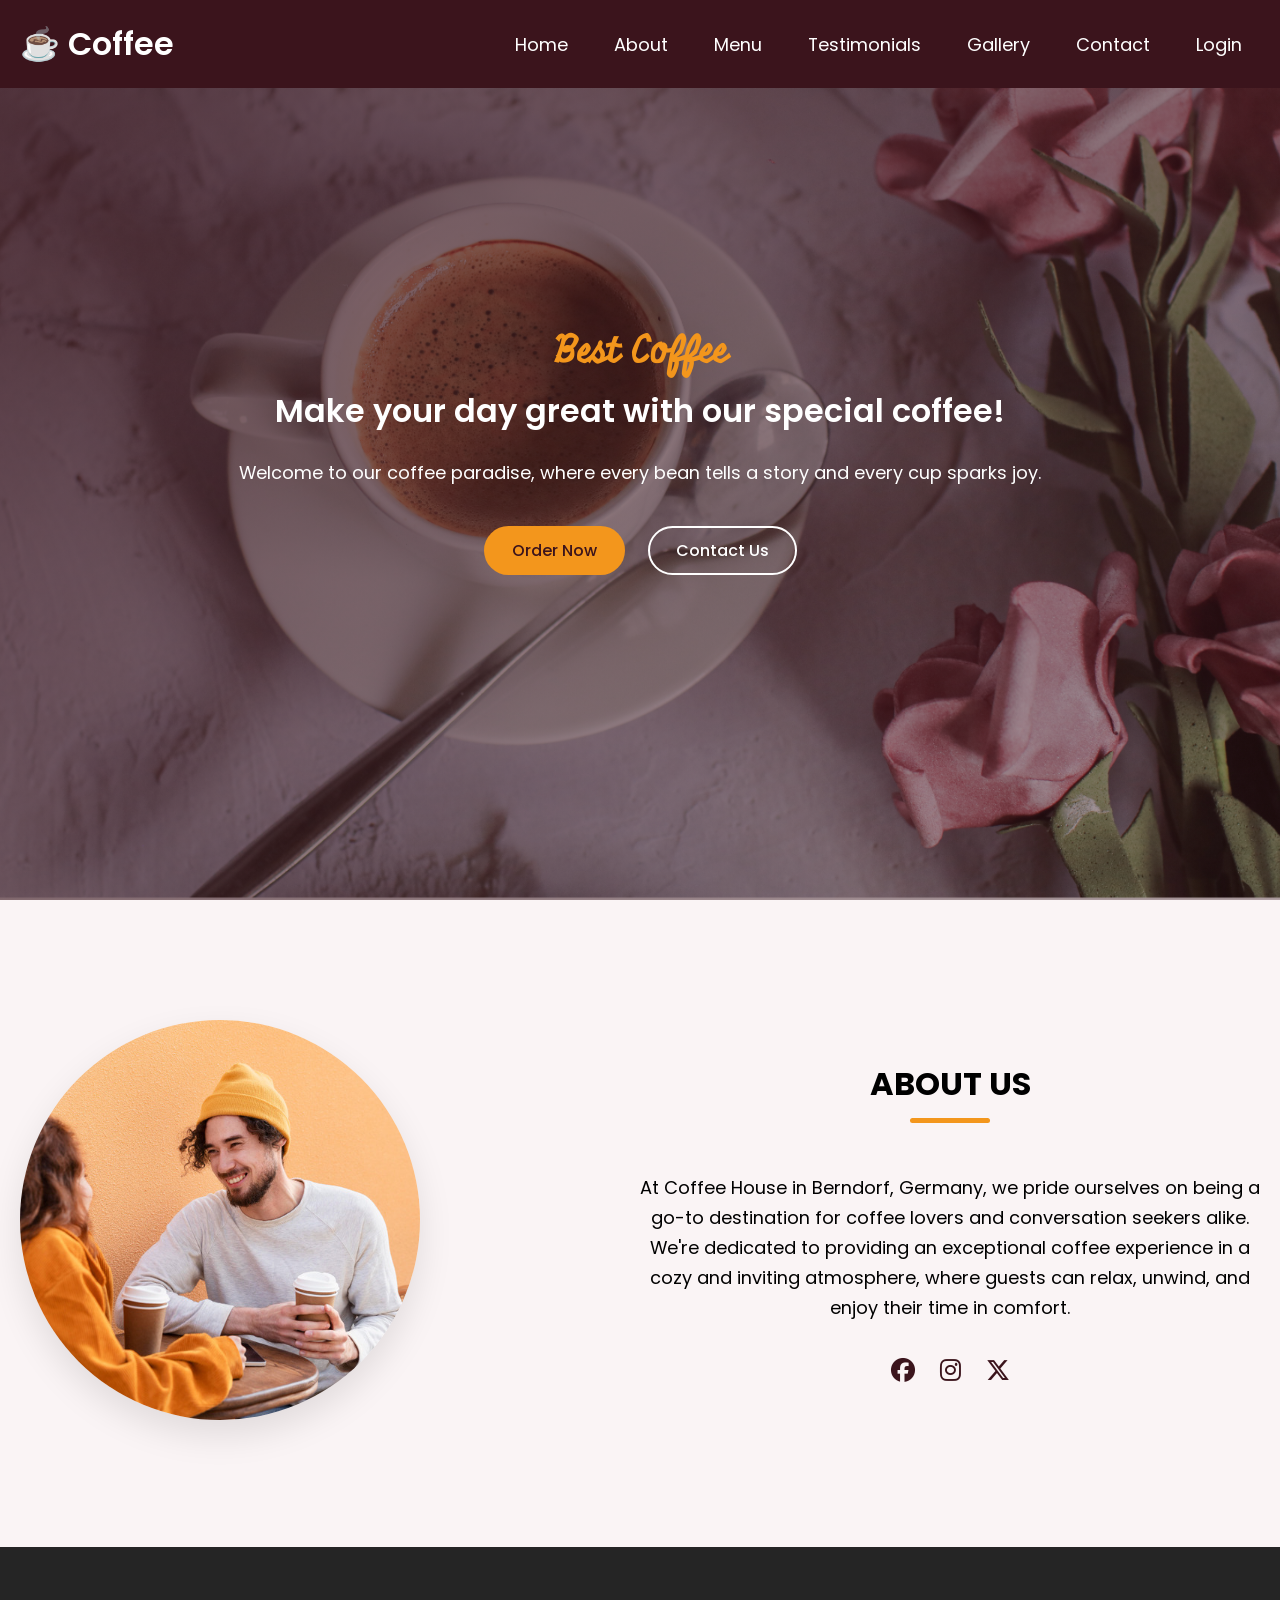
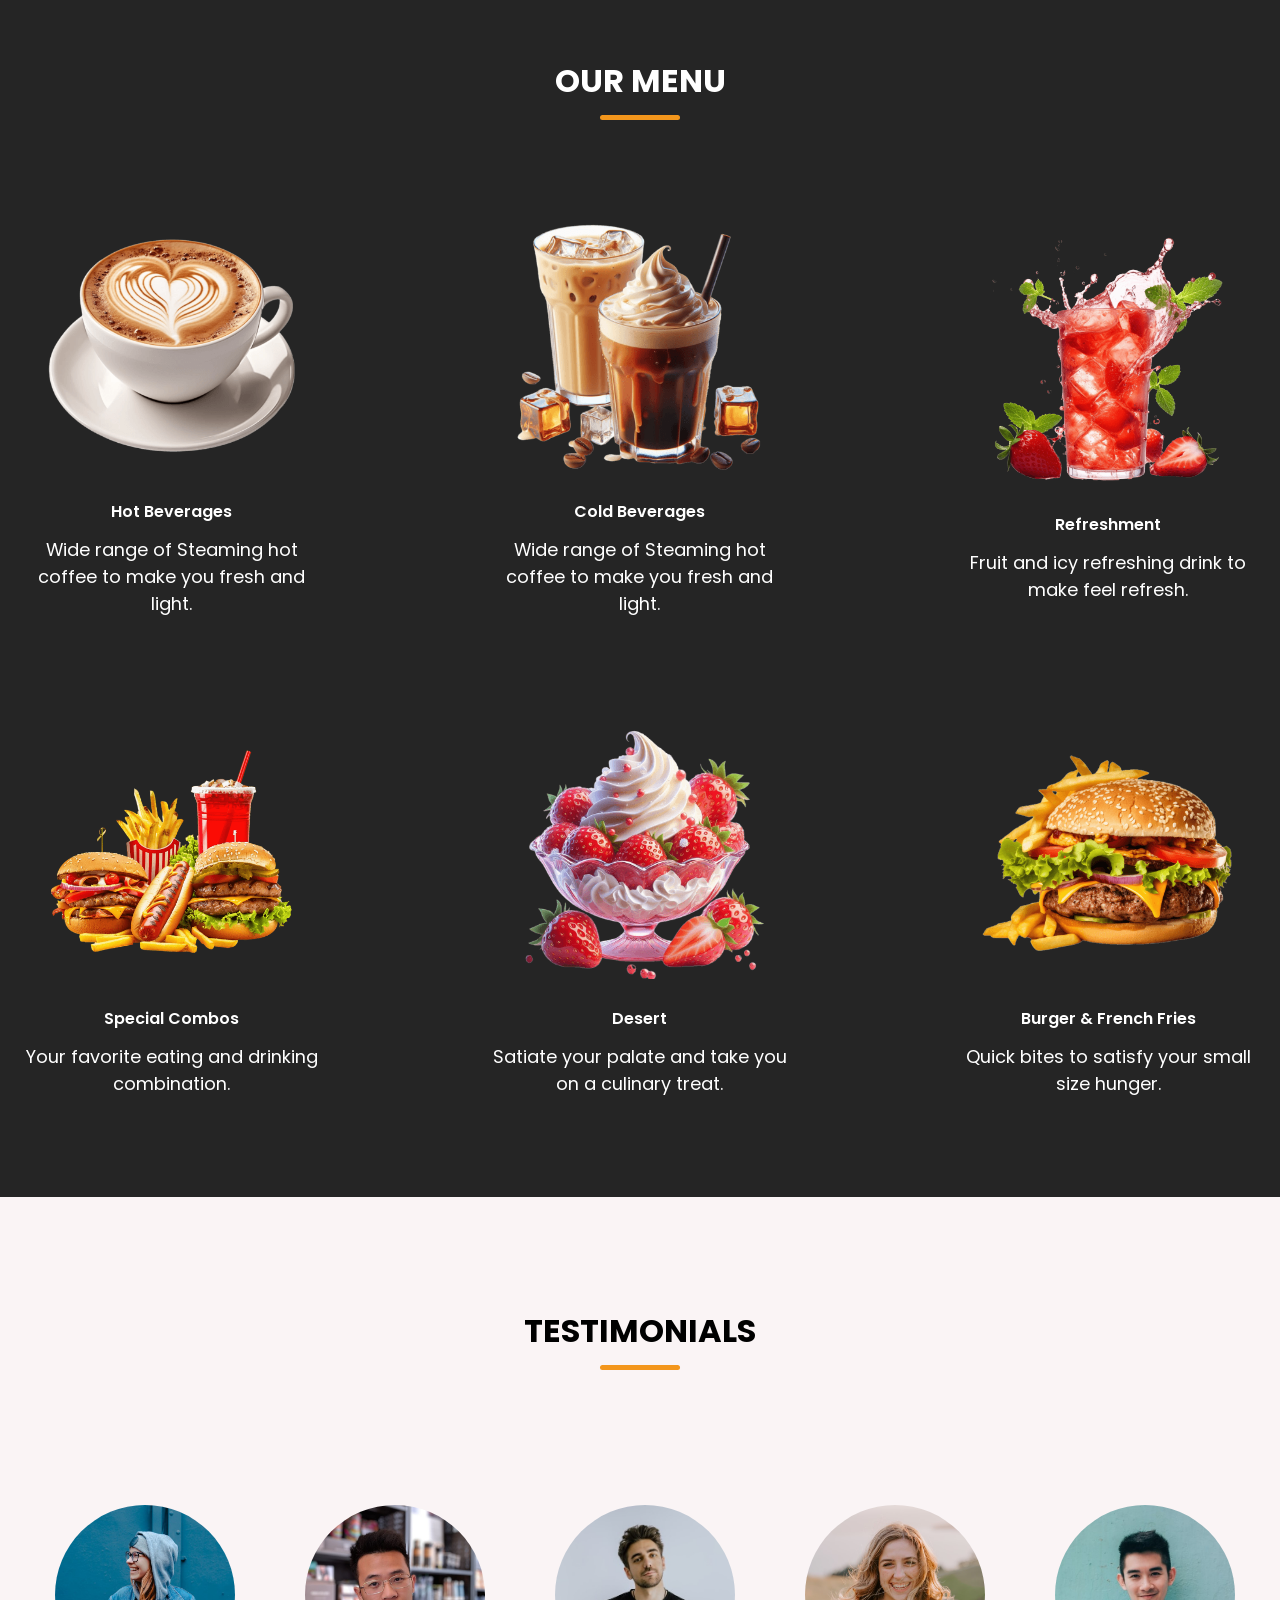
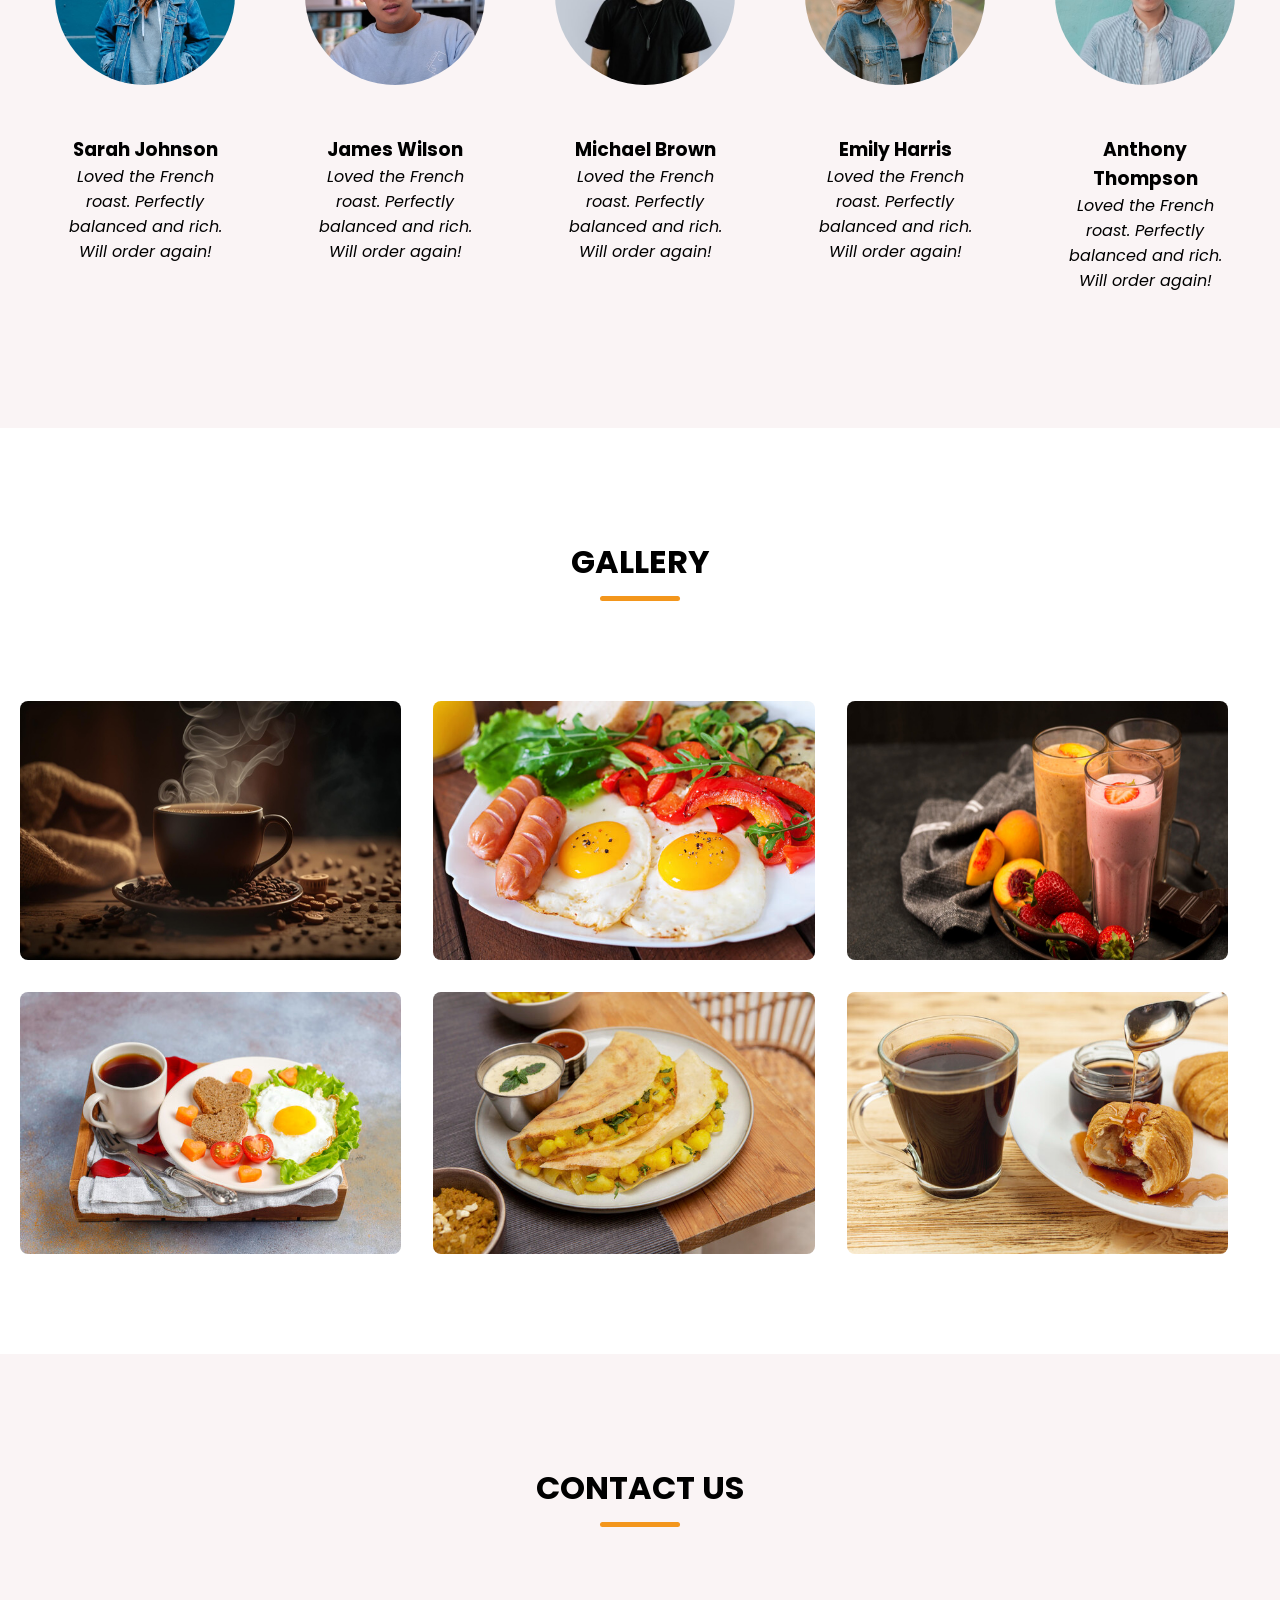
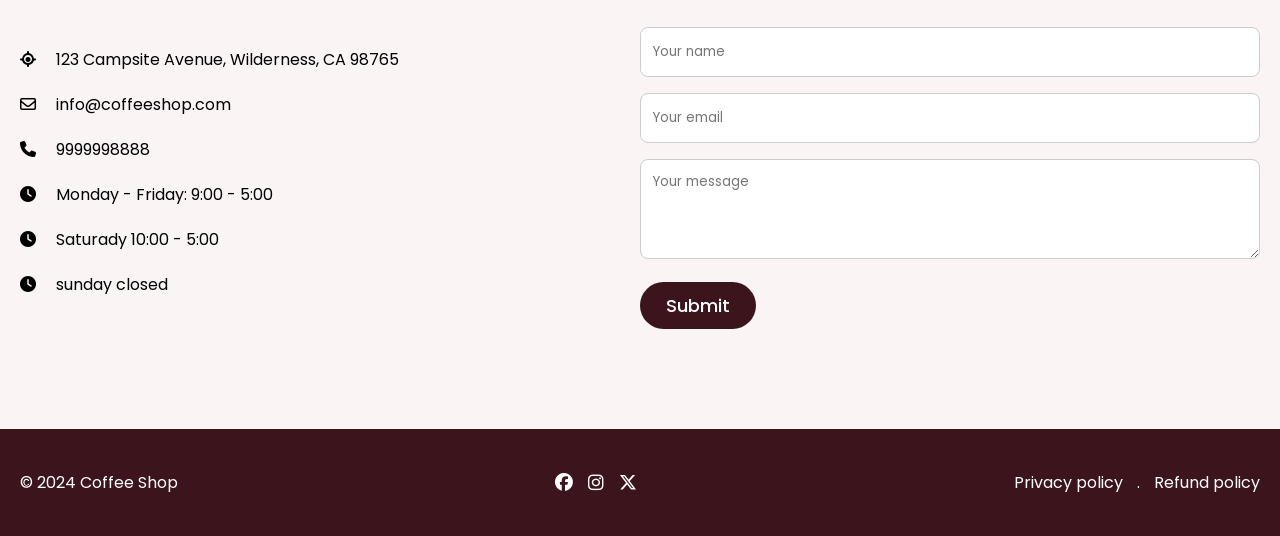
<file: index.html>
<!DOCTYPE html>
<html lang="en">

<head>
    <meta charset="UTF-8">
    <meta name="viewport" content="width=device-width, initial-scale=1.0">
    <title>Coffee Website</title>
    <link rel="stylesheet" href="style.css">
    <!-- link cdn font awesom -->
    <link rel="stylesheet" href="https://cdnjs.cloudflare.com/ajax/libs/font-awesome/6.6.0/css/all.min.css">

    <link rel="stylesheet" href="https://cdn.jsdelivr.net/npm/swiper@11/swiper-bundle.min.css" class="">


</head>

<body>
    <header>
        <nav class="navbar section-content">
            <a href="#" class="nav-logo">
                <h2 class="logo-text">☕ Coffee</h2>
            </a>
            <ul class="nav-menu">
                <li class="nav-item">
                    <a href="#home" class="nav-link">Home</a>
                </li>
                <li class="nav-item">
                    <a href="#about" class="nav-link">About</a>
                </li>
                <li class="nav-item">
                    <a href="#menu" class="nav-link">Menu</a>
                </li>
                <li class="nav-item">
                    <a href="#testimonials" class="nav-link">Testimonials</a>
                </li>
                <li class="nav-item">
                    <a href="#gallery" class="nav-link">Gallery</a>
                </li>
                <li class="nav-item">
                    <a href="#contact" class="nav-link">Contact</a>
                </li>
                <li class="nav-item">
                    <a href="#login" class="nav-link" id="login-link">Login</a>
                </li>
            </ul>

            <!-- Mobile menu buttons -->
            <button id="menu-open-button" class="menu-toggle">
                <i class="fas fa-bars"></i>
            </button>
            <button id="menu-close-button" class="menu-toggle">
                <i class="fas fa-times"></i>
            </button>
        </nav>
    </header>

    <main>
    <!-- Hero section -->
    <section id="home" class="hero-section">
        <div class="section-content">
            <div class="hero-details">
                <h2 class="title">Best Coffee</h2>
                <h3 class="subtitle">Make your day great with our special coffee!</h3>
                <p class="description">Welcome to our coffee paradise, where every bean tells a story and every cup
                    sparks joy.</p>

                <div class="buttons">
                    <a href="#menu" class="button order-now">Order Now</a>
                    <a href="#contact" class="button contact-us">Contact Us</a>
                </div>
            </div>

        </div>
    </section>

    <!-- about section -->

    <section id="about" class="about-section">
        <div class="section-content">
            <div class="about-image-wrapper">
                <img src="images/about-image.jpg" alt="About" class="about-image">
            </div>
            <div class="about-details">
                <h2 class="section-title">About Us</h2>
                <p class="text">At Coffee House in Berndorf, Germany, we pride ourselves on being a go-to destination
                    for coffee lovers and conversation seekers alike. We're dedicated to providing an exceptional coffee
                    experience in a cozy and inviting atmosphere, where guests can relax, unwind, and enjoy their time
                    in comfort.</p>
                <div class="social-link-list">
                    <a href="#" class="social-link"><i class="fa-brands fa-facebook"></i></a>
                    <a href="#" class="social-link"><i class="fa-brands fa-instagram"></i></a>
                    <a href="#" class="social-link"><i class="fa-brands fa-x-twitter"></i></a>
                </div>
            </div>
        </div>
    </section>


    <!-- menu section -->

    <section id="menu" class="menu-section">
        <h2 class="section-title">Our Menu</h2>
        <div class="section-content">
            <ul class="menu-list">
                <li class="menu-item">
                    <img src="images/hot-beverages.png" alt="Hot Beverages" class="menu-image">
                    <h3 class="name">Hot Beverages</h3>
                    <p class="text">Wide range of Steaming hot coffee to make you fresh and light.</p>
                </li>
                <li class="menu-item">
                    <img src="images/cold-beverages.png" alt="Hot Beverages" class="menu-image">
                    <h3 class="name">Cold Beverages</h3>
                    <p class="text">Wide range of Steaming hot coffee to make you fresh and light.</p>
                </li>
                <li class="menu-item">
                    <img src="images/refreshment.png" alt="Hot Beverages" class="menu-image">
                    <h3 class="name">Refreshment</h3>
                    <p class="text">Fruit and icy refreshing drink to make feel refresh.</p>
                </li>
                <li class="menu-item">
                    <img src="images/special-combo.png" alt="Hot Beverages" class="menu-image">
                    <h3 class="name">Special Combos</h3>
                    <p class="text">Your favorite eating and drinking combination.</p>
                </li>
                <li class="menu-item">
                    <img src="images/desserts.png" alt="Hot Beverages" class="menu-image">
                    <h3 class="name">Desert</h3>
                    <p class="text">Satiate your palate and take you on a culinary treat.</p>
                </li>
                <li class="menu-item">
                    <img src="images/burger-frenchfries.png" alt="Hot Beverages" class="menu-image">
                    <h3 class="name">Burger & French Fries</h3>
                    <p class="text">Quick bites to satisfy your small size hunger.</p>
                </li>
            </ul>
        </div>
    </section>

    <!-- testimonials section -->

    <section id="testimonials" class="testimonials-section">
        <h2 class="section-title">Testimonials</h2>
        <div class="section-content">
            <div class="slider-container swiper">
                <div class="slider-wrapper">
                    <ul class="testimonials-list swiper-wrapper">
                        <li class="testimonial ">
                            <img src="images/user-1.jpg" alt="User" class="user-image">
                            <h3 class="name">Sarah Johnson</h3>
                            <i class="feedback">Loved the French roast. Perfectly balanced and rich. Will order
                                again!</i>
                        </li>
                        <li class="testimonial ">
                            <img src="images/user-2.jpg" alt="User" class="user-image">
                            <h3 class="name">James Wilson</h3>
                            <i class="feedback">Loved the French roast. Perfectly balanced and rich. Will order
                                again!</i>
                        </li>
                        <li class="testimonial  ">
                            <img src="images/user-3.jpg" alt="User" class="user-image">
                            <h3 class="name">Michael Brown</h3>
                            <i class="feedback">Loved the French roast. Perfectly balanced and rich. Will order
                                again!</i>
                        </li>
                        <li class="testimonial ">
                            <img src="images/user-4.jpg" alt="User" class="user-image">
                            <h3 class="name">Emily Harris</h3>
                            <i class="feedback">Loved the French roast. Perfectly balanced and rich. Will order
                                again!</i>
                        </li>
                        <li class="testimonial ">
                            <img src="images/user-5.jpg" alt="User" class="user-image">
                            <h3 class="name">Anthony Thompson</h3>
                            <i class="feedback">Loved the French roast. Perfectly balanced and rich. Will order
                                again!</i>
                        </li>
                    </ul>

                </div>
            </div>
        </div>
    </section>

    <!-- gallery section -->

    <section id="gallery" class="gallery-section">
        <h2 class="section-title">Gallery</h2>
        <div class="section-content">
            <ul class="gallery-list">
                <li class="gallery-item">
                    <img src="images/gallery-1.jpg" alt="Gallery" class="gallery-image">
                </li>
                <li class="gallery-item">
                    <img src="images/gallery-2.jpg" alt="Gallery" class="gallery-image">
                </li>
                <li class="gallery-item">
                    <img src="images/gallery-3.jpg" alt="Gallery" class="gallery-image">
                </li>
                <li class="gallery-item">
                    <img src="images/gallery-4.jpg" alt="Gallery" class="gallery-image">
                </li>
                <li class="gallery-item">
                    <img src="images/gallery-5.jpg" alt="Gallery" class="gallery-image">
                </li>
                <li class="gallery-item">
                    <img src="images/gallery-6.jpg" alt="Gallery" class="gallery-image">
                </li>
            </ul>
        </div>
    </section>


    <!-- contact section -->

    <section id="contact" class="contact-section">
        <h2 class="section-title">Contact Us</h2>
        <div class="section-content">
            <ul class="contact-info-list">
                <li class="contact-info">
                    <i class="fa-solid fa-location-crosshairs"></i>
                    <p>123 Campsite Avenue, Wilderness, CA 98765</p>
                </li>
                <li class="contact-info">
                    <i class="fa-regular fa-envelope"></i>
                    <p>info@coffeeshop.com</p>
                </li>
                <li class="contact-info">
                    <i class="fa-solid fa-phone"></i>
                    <p>9999998888</p>
                </li>
                <li class="contact-info">
                    <i class="fa-solid fa-clock"></i>
                    <p>Monday - Friday: 9:00 - 5:00</p>
                </li>
                <li class="contact-info">
                    <i class="fa-solid fa-clock"></i>
                    <p>Saturady 10:00 - 5:00</p>
                </li>
                <li class="contact-info">
                    <i class="fa-solid fa-clock"></i>
                    <p>sunday closed</p>
                </li>

            </ul>

            <form action="#" class="contact-form">
                <input type="text" placeholder="Your name" class="form-input" required>
                <input type="email" placeholder="Your email" class="form-input" required>
                <textarea placeholder="Your message" class="form-input" required></textarea>
                <button class="submit-button">Submit</button>
            </form>
        </div>
    </section>


    <!-- footer section -->
    <footer class="footer-section">
        <div class="section-content">
            <p class="copyright-text">© 2024 Coffee Shop</p>

            <div class="social-link-list">
                <a href="#" class="social-link"><i class="fa-brands fa-facebook"></i></a>
                <a href="#" class="social-link"><i class="fa-brands fa-instagram"></i></a>
                <a href="#" class="social-link"><i class="fa-brands fa-x-twitter"></i></a>
            </div>
            <p class="policy-text">
                <a href="#" class="policy-link">Privacy policy</a>
                <span class="separator">.</span>
                <a href="#" class="policy-link">Refund policy</a>
            </p>
        </div>
    </footer>





</main>

<!-- linking swiper script -->
<script src="https://cdn.jsdelivr.net/npm/swiper@11/swiper-bundle.min.js"></script>

<!-- link custom script -->
<script src="script.js"></script>

<!-- Login Modal -->
<div id="login-modal" class="modal">
    <div class="modal-content">
        <span class="close-modal">&times;</span>
        
        <!-- Login Form -->
        <div class="login-form" id="login-form">
            <h2>Login</h2>
            <form id="login-form-element">
                <div class="form-group">
                    <input type="email" id="login-email" placeholder="Email" required>
                </div>
                <div class="form-group">
                    <input type="password" id="login-password" placeholder="Password" required>
                </div>
                <button type="submit" class="submit-btn">Login</button>
            </form>
            <p class="switch-text">Don't have an account? <a href="#" id="show-register">Register here</a></p>
        </div>
        
        <!-- Register Form -->
        <div class="register-form" id="register-form" style="display: none;">
            <h2>Register</h2>
            <form id="register-form-element">
                <div class="form-group">
                    <input type="text" id="register-name" placeholder="Full Name" required>
                </div>
                <div class="form-group">
                    <input type="email" id="register-email" placeholder="Email" required>
                </div>
                <div class="form-group">
                    <input type="password" id="register-password" placeholder="Password" required>
                </div>
                <div class="form-group">
                    <input type="password" id="register-confirm" placeholder="Confirm Password" required>
                </div>
                <button type="submit" class="submit-btn">Register</button>
            </form>
            <p class="switch-text">Already have an account? <a href="#" id="show-login">Login here</a></p>
        </div>
    </div>
</div>

</body>


</html>
</file>
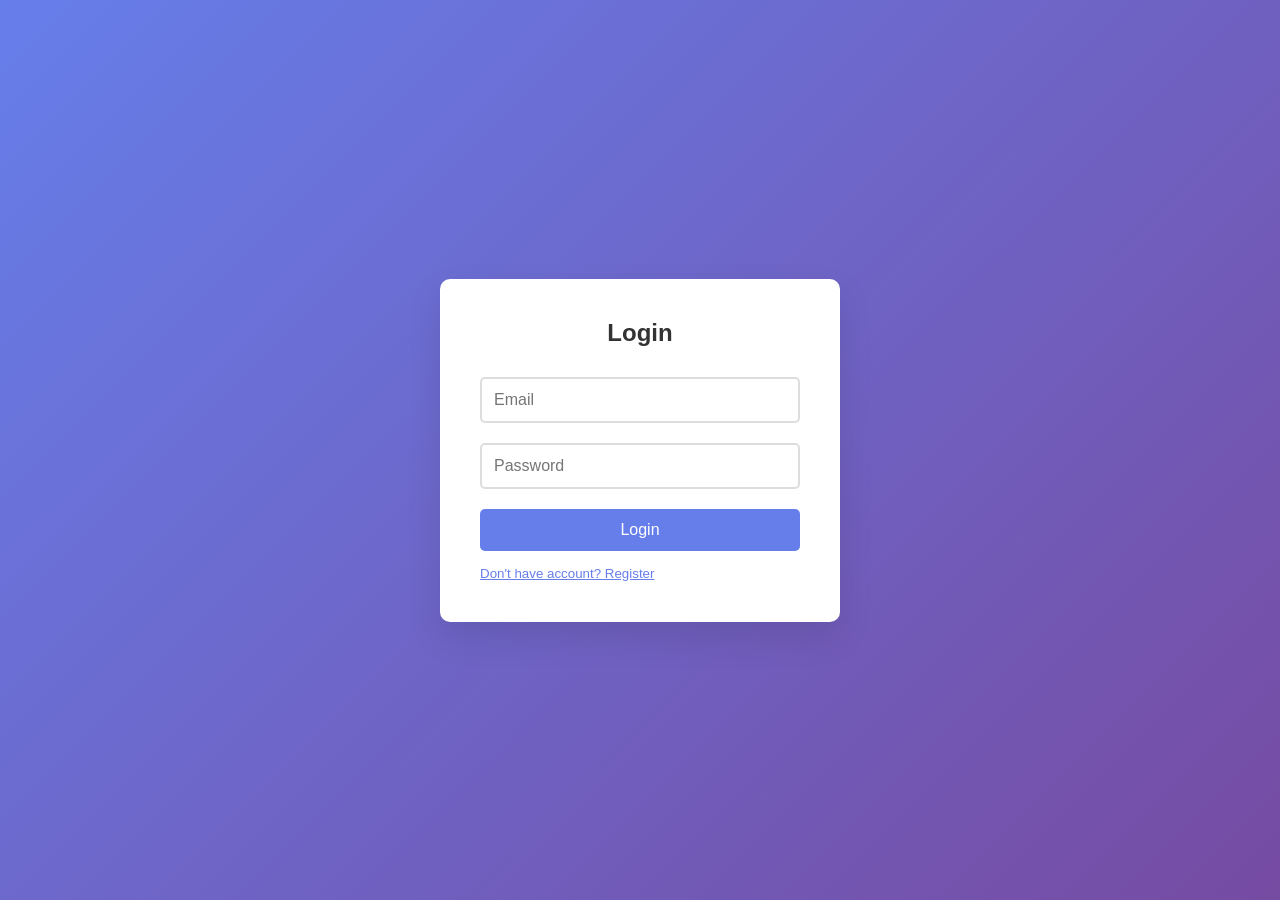
<file: test-login.html>
<!DOCTYPE html>
<html lang="en">
<head>
    <meta charset="UTF-8">
    <meta name="viewport" content="width=device-width, initial-scale=1.0">
    <title>Simple Login Page</title>
    <style>
        * {
            margin: 0;
            padding: 0;
            box-sizing: border-box;
            font-family: Arial, sans-serif;
        }

        body {
            background: linear-gradient(135deg, #667eea 0%, #764ba2 100%);
            min-height: 100vh;
            display: flex;
            align-items: center;
            justify-content: center;
        }

        .login-container {
            background: white;
            padding: 40px;
            border-radius: 10px;
            box-shadow: 0 15px 35px rgba(0, 0, 0, 0.1);
            width: 100%;
            max-width: 400px;
        }

        .login-container h2 {
            text-align: center;
            color: #333;
            margin-bottom: 30px;
        }

        .form-group {
            margin-bottom: 20px;
        }

        .form-group input {
            width: 100%;
            padding: 12px;
            border: 2px solid #ddd;
            border-radius: 5px;
            font-size: 16px;
            transition: border-color 0.3s;
        }

        .form-group input:focus {
            outline: none;
            border-color: #667eea;
        }

        .btn {
            width: 100%;
            padding: 12px;
            background: #667eea;
            color: white;
            border: none;
            border-radius: 5px;
            font-size: 16px;
            cursor: pointer;
            transition: background 0.3s;
        }

        .btn:hover {
            background: #5a6fd8;
        }

        .switch-btn {
            background: none;
            border: none;
            color: #667eea;
            cursor: pointer;
            text-decoration: underline;
            margin-top: 15px;
        }

        .message {
            padding: 10px;
            margin: 10px 0;
            border-radius: 5px;
            text-align: center;
        }

        .success {
            background: #d4edda;
            color: #155724;
            border: 1px solid #c3e6cb;
        }

        .error {
            background: #f8d7da;
            color: #721c24;
            border: 1px solid #f5c6cb;
        }

        .hidden {
            display: none;
        }
    </style>
</head>
<body>
    <div class="login-container">
        <!-- Login Form -->
        <div id="loginForm">
            <h2>Login</h2>
            <form id="login">
                <div class="form-group">
                    <input type="email" id="loginEmail" placeholder="Email" required>
                </div>
                <div class="form-group">
                    <input type="password" id="loginPassword" placeholder="Password" required>
                </div>
                <button type="submit" class="btn">Login</button>
            </form>
            <button class="switch-btn" onclick="showRegister()">Don't have account? Register</button>
        </div>

        <!-- Register Form -->
        <div id="registerForm" class="hidden">
            <h2>Register</h2>
            <form id="register">
                <div class="form-group">
                    <input type="text" id="registerName" placeholder="Full Name" required>
                </div>
                <div class="form-group">
                    <input type="email" id="registerEmail" placeholder="Email" required>
                </div>
                <div class="form-group">
                    <input type="password" id="registerPassword" placeholder="Password" required>
                </div>
                <div class="form-group">
                    <input type="password" id="confirmPassword" placeholder="Confirm Password" required>
                </div>
                <button type="submit" class="btn">Register</button>
            </form>
            <button class="switch-btn" onclick="showLogin()">Already have account? Login</button>
        </div>
    </div>

    <script>
        // Simple functions to switch between forms
        function showRegister() {
            document.getElementById('loginForm').classList.add('hidden');
            document.getElementById('registerForm').classList.remove('hidden');
        }

        function showLogin() {
            document.getElementById('registerForm').classList.add('hidden');
            document.getElementById('loginForm').classList.remove('hidden');
        }

        // Show message function
        function showMessage(message, type) {
            const msg = document.createElement('div');
            msg.className = `message ${type}`;
            msg.textContent = message;
            
            const container = document.querySelector('.login-container');
            container.insertBefore(msg, container.firstChild);
            
            setTimeout(() => msg.remove(), 3000);
        }

        // Register form submission
        document.getElementById('register').addEventListener('submit', function(e) {
            e.preventDefault();
            
            const name = document.getElementById('registerName').value;
            const email = document.getElementById('registerEmail').value;
            const password = document.getElementById('registerPassword').value;
            const confirm = document.getElementById('confirmPassword').value;
            
            if (password !== confirm) {
                showMessage('Passwords do not match!', 'error');
                return;
            }
            
            // Get existing users or create empty array
            const users = JSON.parse(localStorage.getItem('users') || '[]');
            
            // Check if user already exists
            if (users.find(user => user.email === email)) {
                showMessage('User already exists!', 'error');
                return;
            }
            
            // Add new user
            users.push({ name, email, password });
            localStorage.setItem('users', JSON.stringify(users));
            
            showMessage('Registration successful! Please login.', 'success');
            showLogin();
        });

        // Login form submission
        document.getElementById('login').addEventListener('submit', function(e) {
            e.preventDefault();
            
            const email = document.getElementById('loginEmail').value;
            const password = document.getElementById('loginPassword').value;
            
            // Get users from localStorage
            const users = JSON.parse(localStorage.getItem('users') || '[]');
            const user = users.find(u => u.email === email && u.password === password);
            
            if (user) {
                localStorage.setItem('currentUser', JSON.stringify(user));
                showMessage('Login successful! Welcome ' + user.name, 'success');
                
                // Redirect to main page after 2 seconds
                setTimeout(() => {
                    window.location.href = 'index.html';
                }, 2000);
            } else {
                showMessage('Invalid email or password!', 'error');
            }
        });
    </script>
</body>
</html>
</file>
<file: style.css>
@import url('https://fonts.googleapis.com/css2?family=Miniver&family=Poppins:ital,wght@0,400;0,500;0,600;0,700;1,400&display=swap');

* {
    margin: 0;
    padding: 0;
    box-sizing: border-box;
    font-family: "Poppins", sans-serif;
}

html {
    scroll-behavior: smooth;
}

:root {
    /* Colors */
--white-color: #fff;
--dark-color: #252525;
--primary-color: #3b141c;
--secondary-color: #f3961c;
--light-pink-color: #faf4f5;
--medium-gray-color: #ccc;

/* Font size */
--font-size-s: 0.9rem;
--font-size-n: 1rem;
--font-size-m: 1.12rem;
--font-size-l: 1.5rem;
--font-size-xl: 2rem;
--font-size-xxl: 2.3rem;

/* Font weight */
--font-weight-normal: 400;
--font-weight-medium: 500;
--font-weight-semibold: 600;
--font-weight-bold: 700;

/* Border radius */
--border-radius-s: 8px;
--border-radius-m: 30px;
--border-radius-circle: 50%;

/* Site max width */
--site-max-width: 1300px;

}

/* Stylings for whole site */
ul {
    list-style: none;
}

a {
    text-decoration: none;
}

button {
    cursor: pointer;
    border: none;
    background: none;
}

img {
    width: 100%;
}

.section-content {
    margin: 0 auto;
    padding: 0 20px;
    max-width: var(--site-max-width);
}

.section-title {
    text-align: center;
    padding: 60px 0 100px;
    text-transform: uppercase;
    font-size: var(--font-size-xl);
}

.section-title::after {
    content: "";
    width: 80px;
    height: 5px;
    display: block;
    margin: 10px auto 0;
    border-radius: var(--border-radius-s);
    background: var(--secondary-color);
}

/* Navbar styling */
header {
    position: fixed;
    width: 100%;
    z-index: 5;
    background: var(--primary-color);
}

header .navbar {
    display: flex;
    padding: 20px;
    align-items: center;
    justify-content: space-between;
}

.navbar .nav-logo .logo-text {
    color: var(--white-color);
    font-size: var(--font-size-xl);
    font-weight: var(--font-weight-semibold);
}

.navbar .nav-menu {
    display: flex;
    gap: 10px;
}

.navbar .nav-menu .nav-link {
    padding: 10px 18px;
    color: var(--white-color);
    font-size: var(--font-size-m);
    border-radius: var(--border-radius-m);
    transition: 0.3s ease;
}
.navbar .nav-menu .nav-link:hover {
    color: var(--primary-color);
    background: var(--secondary-color);
}

.navbar :where(#menu-close-button, #menu-open-button) {
    display: none;
}

/* hero section  */

.hero-section {
    min-height: 100vh;
    background: var(--primary-color);
    background-image: url('images/cc.png');
    background-size: cover;
    background-position: center;
    background-repeat: no-repeat;
    position: relative;
}

.hero-section::before {
    content: '';
    position: absolute;
    top: 0;
    left: 0;
    right: 0;
    bottom: 0;
    background: linear-gradient(135deg, rgba(59, 20, 28, 0.8) 0%, rgba(59, 20, 28, 0.6) 50%, rgba(59, 20, 28, 0.4) 100%);
    z-index: 1;
}

.hero-section .section-content {
    display: flex;
    align-items: center;
    min-height: 100vh;
    color: var(--white-color);
    justify-content: center;
    position: relative;
    z-index: 2;
}

.hero-section .hero-details .title {
    font-size: var(--font-size-xxl);
    color: var(--secondary-color);
    font-family: "Miniver", sans-serif;
    text-align: center;
}

.hero-section .hero-details .subtitle {
    margin-top: 8px;
    max-width: 100%;
    font-size: var(--font-size-xl);
    font-weight: var(--font-weight-semibold);
    text-align: center;
}

.hero-section .hero-details .description {
    max-width: 100%;
    margin: 24px 0 40px;
    font-size: var(--font-size-m);
    text-align: center;
}

.hero-section .hero-details .buttons {
    display: flex;
    gap: 23px;
    justify-content: center;
}

.hero-section .hero-details .button {
    padding: 10px 26px;
    border: 2px solid transparent;
    color: var(--primary-color);
    border-radius: var(--border-radius-m);
    background: var(--secondary-color);
    font-weight: var(--font-weight-medium);
    transition: 0.3s ease;
}

.hero-section .hero-details .button:hover,
.hero-section .hero-details .contact-us {
    color: var(--white-color);
    border-color: var(--white-color);
    background: transparent;
}



/* about section  */
.about-section {
    padding: 120px 0;
    background: var(--light-pink-color);
}

.about-section .section-content {
    display: flex;
    gap: 50px;
    align-items: center;
    justify-content: space-between;
}

.about-section .about-image-wrapper .about-image {
    width: 400px;
    height: 400px;
    object-fit: cover;
    border-radius: var(--border-radius-circle);
    box-shadow: 0 15px 35px rgba(0, 0, 0, 0.1);
    transition: transform 0.3s ease, box-shadow 0.3s ease;
}

.about-section .about-image-wrapper .about-image:hover {
    transform: scale(1.05);
    box-shadow: 0 25px 50px rgba(0, 0, 0, 0.15);
}

.about-section .about-details .section-title {
    padding: 0;
}

.about-section .about-details {
    max-width: 50%;
}

.about-section .about-details .text {
    line-height: 30px;
    margin: 50px 0 30px;
    text-align: center;
    font-size: var(--font-size-m);
}

.about-section .social-link-list {
    display: flex;
    gap: 25px;
    justify-content: center;
}

.about-section .social-link-list .social-link {
    color: var(--primary-color);
    font-size: var(--font-size-l);
    transition: 0.2s ease;
}

.about-section .social-link-list .social-link:hover {
    color: var(--secondary-color);
}

/* menu section */

.menu-section {
    color: var(--white-color);
    background: var(--dark-color);
    padding: 50px 0 100px;
}
.menu-section .menu-list {
    display: flex;
    flex-wrap: wrap;
    gap: 110px;
    align-items: center;
    justify-content: space-between;
    
  }
  
  .menu-section .menu-list .menu-item {
    display: flex;
    align-items: center;
    text-align: center;
    flex-direction: column;
    justify-content: space-between;
    width: calc(100% / 3 - 110px);
  }
  
  .menu-section .menu-list .menu-item .menu-image {
    max-width: 83%;
    aspect-ratio: 1;
  }

  .menu-section .menu-list .menu-item .menu-image {
    max-width: 83%;
    aspect-ratio: 1;
    margin-bottom: 15px;
    object-fit: contain;
  }
  
  .menu-section .menu-list .menu-item .name {
    margin: 12px 0;
    font-size: var(--font-size-1);
    font-weight: var(--font-weight-semibold);
  }

  .menu-section .menu-list .menu-item .text {
    font-size: var(--font-size-m);
  }

  /* testimonal section */
  .testimonials-section {
    padding: 50px 0 100px;
    background: var(--light-pink-color);
  }
  
  .testimonials-section .testimonial {
    display: flex;
    padding: 35px;
    text-align: center;
    flex-direction: column;
    align-items: center;
  }
  
  .testimonials-section .testimonial .user-image {
    width: 180px;
    height: 180px;
    object-fit: cover;
    margin-bottom: 50px;
    border-radius: var(--border-radius-circle);
  }

  /* gallery section */

  .gallery-section {
    padding: 50px 0 100px;
  }
  
  .gallery-section .gallery-list {
    display: flex;
    flex-wrap: wrap;
    gap: 32px;
  }
  
  .gallery-section .gallery-list .gallery-item {
  overflow: hidden;
  border-radius: var(--border-radius-s);
  width: calc(100% / 3 - 32px);
}

.gallery-section .gallery-item .gallery-image {
  width: 100%;
  height: 100%;
  cursor: zoom-in;
  transition: 0.3s ease;
}

.gallery-section .gallery-item:hover .gallery-image {
    transform: scale(1.3);
  }


  /* contact us  */
  .contact-section {
    padding: 50px 0 100px;
    background: var(--light-pink-color);
  }
  
  .contact-section .section-content {
    display: flex;
    gap: 48px;
    align-items: flex-start;
    justify-content: space-between;
    flex-direction: row; /* Ensures horizontal layout */
    flex-wrap: nowrap; /* Prevents stacking */
  }
  
  .contact-section .contact-info-list {
    flex: 0 0 40%;
    max-width: 40%;
    text-align: left;
  }
  
  .contact-section .contact-info {
    display: flex;
    gap: 20px;
    margin: 20px 0;
    align-items: center;
  }
  
  .contact-section .contact-form {
    flex: 1;
    max-width: 50%;
  }
  
  .contact-section .form-input {
    width: 100%;
    height: 50px;
    padding: 0 12px;
    margin-bottom: 16px;
    background: var(--white-color);
    border: 1px solid var(--medium-gray-color);
    border-radius: var(--border-radius-s);
  }
  
  .contact-section .form-input:focus {
    border-color: var(--secondary-color);
  }
  
  .contact-section textarea.form-input {
    height: 100px;
    padding: 12px;
    resize: vertical;
  }
  
  .contact-section .submit-button {
    padding: 10px 26px;
    color: var(--white-color);
    font-size: var(--font-size-m);
    font-weight: var(--font-weight-medium);
    background: var(--primary-color);
    border-radius: var(--border-radius-m);
  }
 


/* footer section */
.footer-section {
    padding: 20px 0;
    background: var(--dark-color);
  }
  
  .footer-section .section-content {
    display: flex;
    align-items: center;
    justify-content: space-between;
  }
  
  .footer-section :where(.copyright-text, social-link, .policy-link) {
    color: var(--white-color);
    transition: 02s ease;
  }

  .footer-section .social-link-list {
    display: flex;
    gap: 25px;
  }
  
  .footer-section .social-link-list .social-link {
    font-size: var(--font-size-l);
  }
  
  .footer-section .social-link-list .social-link:hover,
  .footer-section .policy-text .policy-link:hover {
    color: var(--secondary-color);
  }
  
  .footer-section .policy-text .separator {
    margin: 0 5px;
    color: var(--white-color);
  }

/* Footer styling */
.footer-section {
    background: var(--primary-color);
    color: var(--white-color);
    padding: 40px 0;
}

.footer-section .section-content {
    display: flex;
    justify-content: space-between;
    align-items: center;
    flex-wrap: wrap;
    gap: 20px;
}

.footer-section :where(.copyright-text, social-link, .policy-link) {
    color: var(--white-color);
}

.footer-section .social-link-list {
    display: flex;
    gap: 15px;
}

.footer-section .social-link-list .social-link {
    color: var(--white-color);
    font-size: var(--font-size-m);
}

.footer-section .social-link-list .social-link:hover,
.footer-section .policy-link:hover {
    color: var(--secondary-color);
}

.footer-section .policy-text .separator {
    margin: 0 10px;
}



  /* Responsive media query code for max width 1024px */
@media screen and (max-width: 1024px) {
    .menu-section .menu-list {
      gap: 60px;
    }
  
    .menu-section .menu-list .menu-item {
      width: calc(100% / 3 - 60px);
    }
  }
       

/* responsive media query code  for max width 900px */
@media screen and (max-width: 900px) {

    :root {
        --font-size-m: 1rem;
        --font-size-l: 1.3rem;
        --font-size-xl: 1.5rem;
        --font-size-xxl: 1.8rem;
    }

    body.show-mobile-menu header::before {
        content: "";
        position: fixed;
        left: 0;
        top: 0;
        height: 100%;
        width: 100%;
        backdrop-filter: blur(5px);
        background: rgba(0, 0, 0, 0.2);
      }


    .navbar :where(#menu-close-button, #menu-open-button) {
        display: block;
        font-size: var(--font-size-l);
    }
    
    .navbar #menu-close-button {
        position: absolute;
        right: 30px;
        top: 30px;
    }
    
    .navbar #menu-open-button {
        color: var(--white-color);
    }

    .navbar .nav-menu {
        display: block;
        position: fixed;
        left: -300px;
        top: 0;
        width: 300px;
        height: 100%;
        display: flex;
        flex-direction: column;
        align-items: center;
        padding-top: 100px;
        background: var(--white-color);
        transition: left 0.2s ease;
    }
    body.show-mobile-menu header::before {
        content: "";
        position: fixed;
        left: 0;
        top: 0;
        height: 100%;
        width: 100%;
        backdrop-filter: blur(5px);
        background: rgba(0, 0, 0, 0.2);
    }
                                                                                                      
    .navbar .nav-menu .nav-link {
        color: var(--dark-color);
        display: block;
        margin-top: 17px;
        font-size: var(--font-size-l);
    }

    .hero-section .section-content {
        gap: 50px;
        text-align: center;
        padding: 30px 20px 20px;
        flex-direction: column-reverse;
        justify-content: center;
      }

      .hero-section .hero-details :is(.subtitle, description), .about section .about-deatils,.contact-section .contact-form {
        max-width: 100%;
      }
      
      .hero-section .hero-details .buttons {
        justify-content: center;
      }
      


      .about-section .section-content {
        gap: 70px;
        flex-direction: column;
      }
      
      .about-section .about-image-wrapper .about-image {
        width: 100%;
        height: 100%;
        max-width: 250px;
        aspect-ratio: 1;
      }

      .menu-section .menu-list {
        gap: 30px;
      }
      
      .menu-section .menu-list .menu-item {
        width: calc(100% / 2 - 30px);
      }
      
      .menu-section .menu-list .menu-item .menu-image {
        max-width: 200px;
      }

      .gallery-section .gallery-list .gallery-item {
        width: calc(100% / 2 - 30px);
      }
    }

    .contact-section .section-content {
        align-items: flex-start;
        flex-direction: row;
        gap: 48px;
      }


  /* responsive media  query code for max width 640px */
 @media screen and (max-width: 640px) {
        .menu-section .menu-list {
          gap: 60px;
        }
      
        .menu-section .menu-list .menu-item ,.gallery-section .gallery-list .gallery-item {
          width: 100%;
        }
        .footer-section .section-content {
            flex-direction: column;
            gap: 20px;
          }
        
        .contact-section .section-content {
          flex-direction: column;
          gap: 30px;
        }
        
        .contact-section .contact-info-list {
          flex: none;
          max-width: 100%;
        }
        
        .contact-section .contact-form {
          flex: none;
          max-width: 100%;
        }
      }

/* Modal Styles */
.modal {
    display: none;
    position: fixed;
    z-index: 1000;
    left: 0;
    top: 0;
    width: 100%;
    height: 100%;
    background-color: rgba(0, 0, 0, 0.5);
    backdrop-filter: blur(5px);
}

.modal-content {
    background-color: var(--white-color);
    margin: 5% auto;
    padding: 40px;
    border-radius: var(--border-radius-s);
    width: 90%;
    max-width: 400px;
    position: relative;
    box-shadow: 0 10px 30px rgba(0, 0, 0, 0.3);
    animation: modalSlideIn 0.3s ease-out;
}

@keyframes modalSlideIn {
    from {
        opacity: 0;
        transform: translateY(-50px);
    }
    to {
        opacity: 1;
        transform: translateY(0);
    }
}

.close-modal {
    position: absolute;
    right: 20px;
    top: 15px;
    font-size: 28px;
    font-weight: bold;
    color: var(--dark-color);
    cursor: pointer;
    transition: color 0.3s ease;
}

.close-modal:hover {
    color: var(--secondary-color);
}

.login-form h2,
.register-form h2 {
    text-align: center;
    margin-bottom: 30px;
    color: var(--primary-color);
    font-size: var(--font-size-xl);
    font-weight: var(--font-weight-bold);
}

.form-group {
    margin-bottom: 20px;
}

.form-group input {
    width: 100%;
    padding: 15px;
    border: 2px solid var(--medium-gray-color);
    border-radius: var(--border-radius-s);
    font-size: var(--font-size-n);
    transition: border-color 0.3s ease;
    background-color: var(--white-color);
}

.form-group input:focus {
    outline: none;
    border-color: var(--secondary-color);
    box-shadow: 0 0 0 3px rgba(243, 150, 28, 0.1);
}

.submit-btn {
    width: 100%;
    padding: 15px;
    background-color: var(--secondary-color);
    color: var(--white-color);
    border: none;
    border-radius: var(--border-radius-s);
    font-size: var(--font-size-n);
    font-weight: var(--font-weight-semibold);
    cursor: pointer;
    transition: background-color 0.3s ease;
    margin-top: 10px;
}

.submit-btn:hover {
    background-color: #e08515;
    transform: translateY(-2px);
    box-shadow: 0 5px 15px rgba(243, 150, 28, 0.3);
}

.switch-text {
    text-align: center;
    margin-top: 20px;
    color: var(--dark-color);
    font-size: var(--font-size-s);
}

.switch-text a {
    color: var(--secondary-color);
    text-decoration: none;
    font-weight: var(--font-weight-semibold);
    transition: color 0.3s ease;
}

.switch-text a:hover {
    color: #e08515;
    text-decoration: underline;
}

/* Success/Error Messages */
.message {
    padding: 10px;
    margin: 10px 0;
    border-radius: var(--border-radius-s);
    text-align: center;
    font-weight: var(--font-weight-medium);
}

.success {
    background-color: #d4edda;
    color: #155724;
    border: 1px solid #c3e6cb;
}

.error {
    background-color: #f8d7da;
    color: #721c24;
    border: 1px solid #f5c6cb;
}

/* Responsive Modal */
@media screen and (max-width: 480px) {
    .modal-content {
        margin: 10% auto;
        padding: 30px 20px;
        width: 95%;
    }
    
    .login-form h2,
    .register-form h2 {
        font-size: var(--font-size-l);
    }
    
    .form-group input {
        padding: 12px;
    }
    
    .submit-btn {
        padding: 12px;
    }
}
</file>
